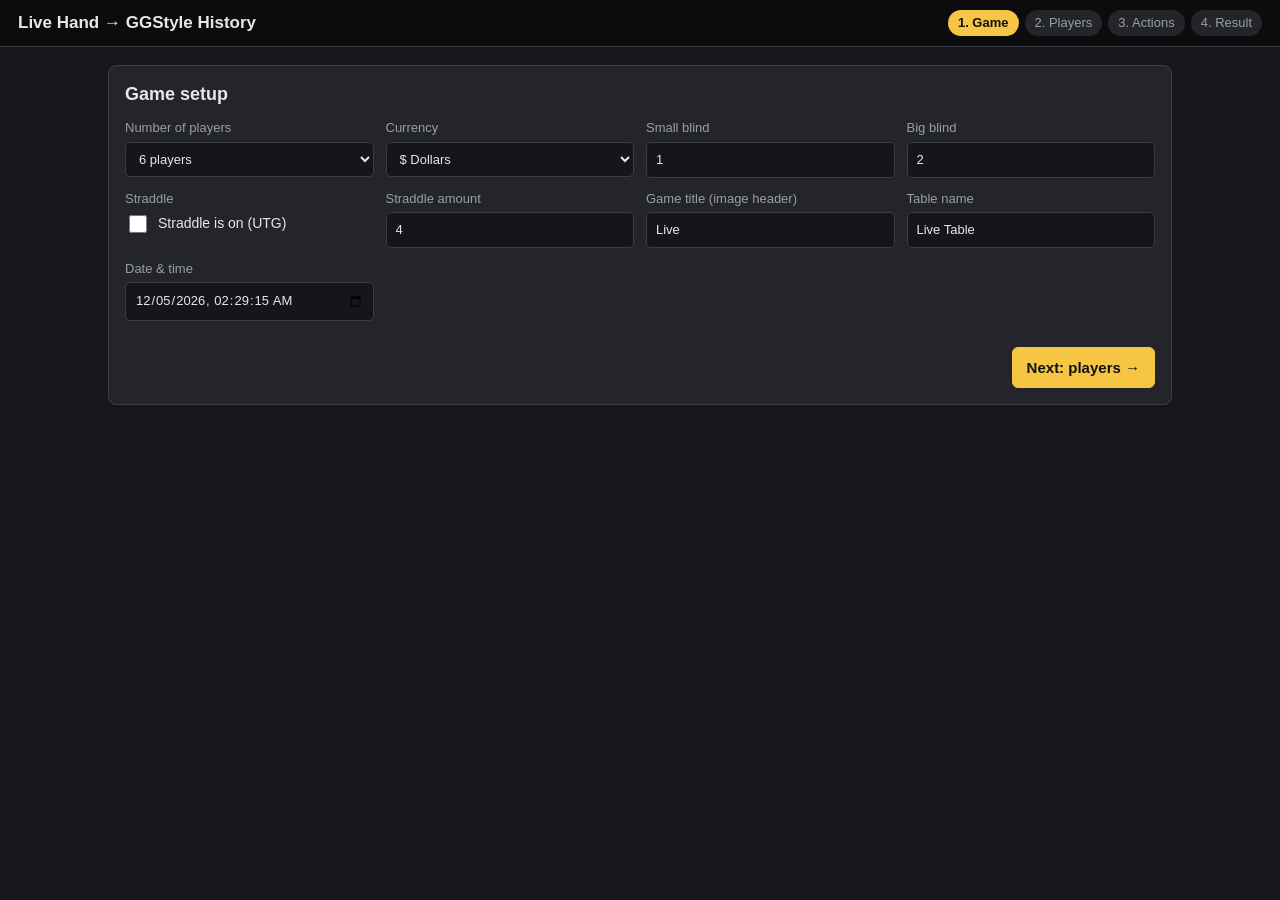
<file: index.html>
<!doctype html>
<html lang="en">
<head>
  <meta charset="utf-8" />
  <meta name="viewport" content="width=device-width, initial-scale=1" />
  <title>Live → GGStyle Hand History</title>
  <link rel="stylesheet" href="styles.css" />
</head>
<body>
  <header class="topbar">
    <div class="brand">Live Hand → GGStyle History</div>
    <ol class="steps" id="steps"></ol>
  </header>
  <main id="app"></main>

  <div id="picker" class="modal hidden">
    <div class="modal-box">
      <div class="modal-head">
        <h3 id="pickerTitle">Pick cards</h3>
        <button class="ghost" id="pickerClose">✕</button>
      </div>
      <div id="pickerSelected" class="picker-selected"></div>
      <div id="pickerGrid" class="picker-grid"></div>
    </div>
  </div>

  <script src="engine.js"></script>
  <script src="render.js"></script>
  <script src="app.js"></script>
</body>
</html>
</file>
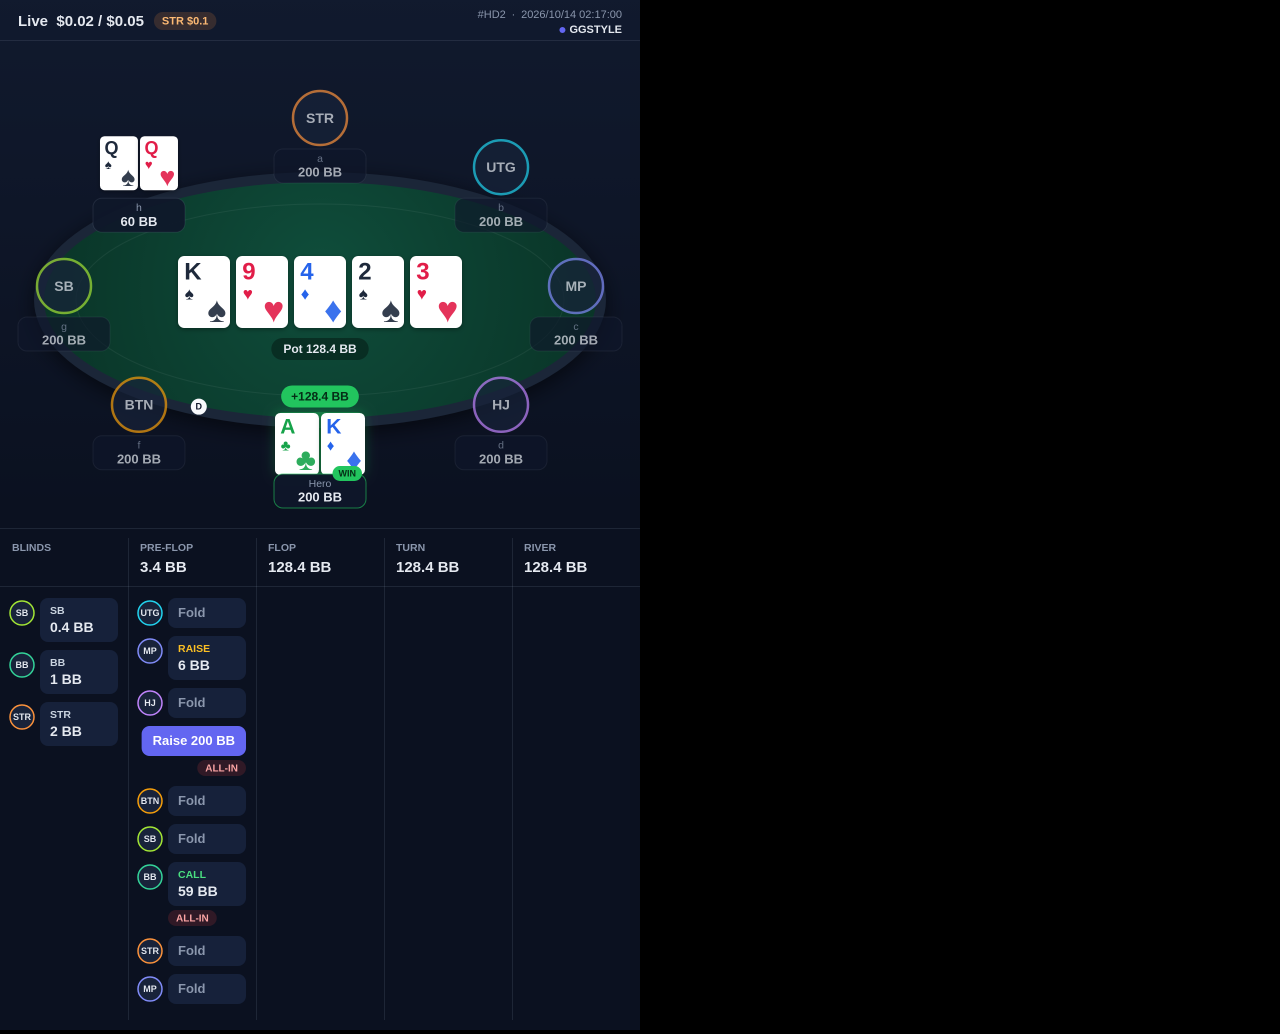
<file: test/render-showdown.html>
<!doctype html>
<html><head><meta charset="utf-8"></head>
<body style="margin:0;background:#000">
<canvas id="cv" style="width:640px"></canvas>
<script src="../engine.js"></script>
<script src="../render.js"></script>
<script>
  const setup = {
    players: ['a', 'b', 'c', 'd', 'Hero', 'f', 'g', 'h'].map((n) => ({ name: n, label: n, stack: 1000 })),
    button: 5, hero: 4, heroCards: ['Ac', 'Kd'], sb: 2, bb: 5, straddle: true, straddleAmt: 10,
    currency: '$', handId: 'HD2', table: 'Live', title: 'Live', date: '2026/10/14 02:17:00',
  };
  setup.players[7].stack = 300;
  const a = (kind, to) => ({ t: 'act', kind, to });
  const b = (...cards) => ({ t: 'board', cards });
  // button f(5): sb g(6), bb h(7), str a(0); action starts b(1)
  const st = Engine.simulate(setup, [
    a('fold'), a('raise', 30), a('fold'), a('raise', 1000), a('fold'), a('fold'), a('call'), a('fold'), a('fold'),
    { t: 'show', cards: ['Qs', 'Qh'] }, { t: 'show', cards: ['7c', '7d'] },
    b('Ks', '9h', '4d'), b('2s'), b('3h'),
  ]);
  HandImage.render(document.getElementById('cv'), setup, st, 'bb');
</script>
</body>
</html>
</file>
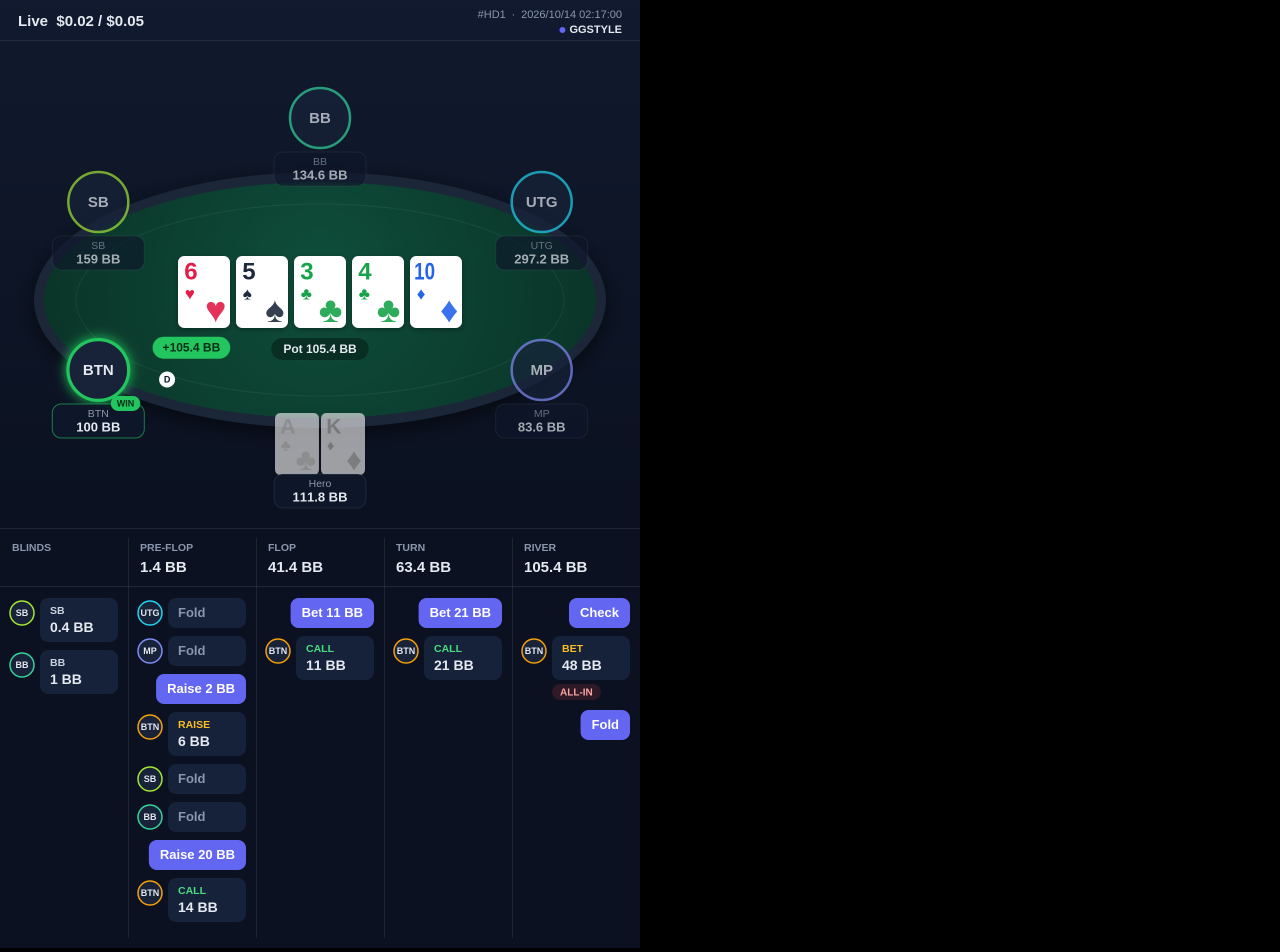
<file: test/render.html>
<!doctype html>
<html><head><meta charset="utf-8"></head>
<body style="margin:0;background:#000">
<canvas id="cv" style="width:640px"></canvas>
<script src="../engine.js"></script>
<script src="../render.js"></script>
<script>
  const names = ['SB', 'BB', 'UTG', 'MP', 'Hero', 'BTN'];
  const stacks = [795, 673, 1486, 418, 559, 500];
  const setup = {
    players: names.map((n, i) => ({ name: n, label: n, stack: stacks[i] })),
    button: 5, hero: 4, heroCards: ['Ac', 'Kd'], sb: 2, bb: 5, straddle: false, straddleAmt: 10,
    currency: '$', handId: 'HD1', table: 'Live', title: 'Live', date: '2026/10/14 02:17:00',
  };
  const a = (kind, to) => ({ t: 'act', kind, to });
  const b = (...cards) => ({ t: 'board', cards });
  const st = Engine.simulate(setup, [
    a('fold'), a('fold'), a('raise', 10), a('raise', 30), a('fold'), a('fold'), a('raise', 100), a('call'),
    b('6h', '5s', '3c'), a('raise', 55), a('call'), b('4c'), a('raise', 105), a('call'),
    b('Td'), a('check'), a('raise', 240), a('fold'),
  ]);
  HandImage.render(document.getElementById('cv'), setup, st, 'bb');
</script>
</body>
</html>
</file>
<file: styles.css>
:root {
  --bg: #16171a;
  --panel: #23252b;
  --panel2: #2d3037;
  --line: #3a3d45;
  --text: #e8e8ea;
  --muted: #9a9ea8;
  --accent: #f6c544;
  --red: #d63b3b;
  --blue: #4fc3f7;
  --green: #4caf50;
}
* { box-sizing: border-box; }
body {
  margin: 0;
  background: var(--bg);
  color: var(--text);
  font: 15px/1.4 Roboto, "Helvetica Neue", Arial, sans-serif;
}
.topbar {
  display: flex; align-items: center; justify-content: space-between; flex-wrap: wrap; gap: 10px;
  padding: 10px 18px; background: #0c0c0d; border-bottom: 1px solid var(--line);
}
.brand { font-weight: 700; font-size: 17px; display: flex; align-items: center; gap: 8px; }
.steps { display: flex; gap: 6px; list-style: none; margin: 0; padding: 0; }
.steps li { padding: 4px 10px; border-radius: 14px; background: var(--panel); color: var(--muted); font-size: 13px; }
.steps li.on { background: var(--accent); color: #111; font-weight: 700; }
.steps li.done { color: var(--text); cursor: pointer; }
.steps li.done:hover { background: var(--panel2); outline: 1px solid var(--accent); }
main { max-width: 1100px; margin: 0 auto; padding: 18px; }

.card { background: var(--panel); border: 1px solid var(--line); border-radius: 8px; padding: 16px; margin-bottom: 16px; }
.card h2 { margin: 0 0 12px; font-size: 18px; }
.card h3 { margin: 0 0 8px; font-size: 16px; }
.form-grid { display: grid; grid-template-columns: repeat(auto-fill, minmax(200px, 1fr)); gap: 12px; }
label.field { display: flex; flex-direction: column; gap: 4px; font-size: 13px; color: var(--muted); }
input, select {
  background: #15161a; color: var(--text); border: 1px solid var(--line); border-radius: 5px;
  padding: 8px 9px; font: inherit;
}
input:focus, select:focus { outline: 2px solid var(--accent); border-color: transparent; }
.check { display: flex; align-items: center; gap: 8px; color: var(--text); font-size: 14px; }
.check input { width: 18px; height: 18px; }

button {
  background: var(--panel2); color: var(--text); border: 1px solid var(--line); border-radius: 6px;
  padding: 9px 14px; font: inherit; cursor: pointer;
}
button:hover:not(:disabled) { filter: brightness(1.2); }
button:disabled { opacity: .4; cursor: not-allowed; }
button.primary { background: var(--accent); color: #111; border-color: var(--accent); font-weight: 700; }
button.danger { background: var(--red); border-color: var(--red); color: #fff; font-weight: 700; }
button.ghost { background: transparent; border-color: transparent; }
button.sm { padding: 5px 9px; font-size: 13px; }
.row { display: flex; gap: 10px; flex-wrap: wrap; align-items: center; }
.row.end { justify-content: flex-end; }
.spacer { flex: 1; }
.muted { color: var(--muted); }
.error { color: #ff7b7b; margin-top: 8px; min-height: 1.2em; }

table.players { width: 100%; border-collapse: collapse; }
table.players th, table.players td { padding: 6px 8px; border-bottom: 1px solid var(--line); text-align: left; }
table.players th { color: var(--muted); font-weight: 500; font-size: 13px; }
table.players input[type=text], table.players input[type=number] { width: 100%; }
.pos-pill { display: inline-block; min-width: 44px; text-align: center; padding: 2px 6px; border-radius: 10px; background: #3a4a5a; font-size: 12px; font-weight: 700; }

.mini-card {
  display: inline-flex; align-items: center; justify-content: center; width: 34px; height: 46px;
  background: #fff; border-radius: 4px; font-weight: 700; font-size: 16px; margin-right: 4px;
  box-shadow: 0 1px 3px rgba(0,0,0,.5); flex-direction: column; line-height: 1;
}
.mini-card.empty { background: #15161a; border: 1px dashed var(--line); box-shadow: none; }
.mini-card .s { font-size: 15px; }
.suit-s { color: #111; }
.suit-h { color: #d0302f; }
.suit-d { color: #1f63d6; }
.suit-c { color: #1f8a3a; }

.layout { display: grid; grid-template-columns: 1fr 1.1fr; gap: 16px; }
@media (max-width: 860px) { .layout { grid-template-columns: 1fr; } }
.board-row { display: flex; align-items: center; gap: 4px; min-height: 50px; }
.status { display: flex; gap: 18px; flex-wrap: wrap; margin-bottom: 10px; }
.status b { color: var(--accent); }
.seat-list { display: grid; grid-template-columns: repeat(auto-fill, minmax(150px, 1fr)); gap: 8px; }
.seat {
  background: var(--panel2); border: 1px solid var(--line); border-radius: 6px; padding: 8px; font-size: 13px;
}
.seat.turn { border-color: var(--accent); box-shadow: 0 0 0 1px var(--accent); }
.seat.folded { opacity: .45; }
.seat .nm { font-weight: 700; display: flex; justify-content: space-between; gap: 6px; }
.seat .stk { color: var(--blue); }
.seat .tag { font-size: 11px; padding: 1px 5px; border-radius: 3px; background: var(--red); color: #fff; }
.seat .front { color: var(--accent); }

.prompt h3 { font-size: 18px; }
.prompt .actions { display: flex; gap: 8px; flex-wrap: wrap; margin: 12px 0; }
.prompt .actions button { flex: 1; min-width: 110px; padding: 14px; font-size: 16px; font-weight: 700; }
.btn-fold { background: #5a2626 !important; border-color: #7a3030 !important; }
.btn-call { background: #26492c !important; border-color: #2f6b38 !important; }
.raise-box { background: #1b1c20; border: 1px solid var(--line); border-radius: 6px; padding: 10px; }
.raise-box .row input { width: 130px; font-size: 16px; }
.quick { margin-top: 8px; }

pre.hh {
  background: #0f1012; border: 1px solid var(--line); border-radius: 6px; padding: 12px;
  font: 12.5px/1.45 Menlo, Consolas, monospace; white-space: pre-wrap; max-height: 420px; overflow: auto; margin: 0;
}
.result { display: grid; grid-template-columns: 640px 1fr; gap: 16px; align-items: start; }
@media (max-width: 1100px) { .result { grid-template-columns: 1fr; } }
.result canvas { width: 100%; max-width: 640px; border-radius: 6px; border: 1px solid var(--line); display: block; }
.toggle { display: inline-flex; border: 1px solid var(--line); border-radius: 6px; overflow: hidden; }
.toggle button { border: none; border-radius: 0; }
.toggle button.on { background: var(--accent); color: #111; font-weight: 700; }

.modal { position: fixed; inset: 0; background: rgba(0,0,0,.7); display: flex; align-items: center; justify-content: center; z-index: 10; padding: 10px; }
.modal.hidden { display: none; }
.modal-box { background: var(--panel); border: 1px solid var(--line); border-radius: 10px; padding: 16px; max-width: 640px; width: 100%; }
.modal-head { display: flex; justify-content: space-between; align-items: center; }
.modal-head h3 { margin: 0; }
.picker-selected { display: flex; gap: 6px; min-height: 52px; margin: 10px 0; align-items: center; }
.picker-grid { display: grid; grid-template-columns: repeat(13, 1fr); gap: 4px; }
.pc {
  padding: 8px 0; border-radius: 4px; background: #fff; border: 2px solid transparent; font-weight: 700;
  font-size: 14px; text-align: center; cursor: pointer; line-height: 1.1;
}
.pc.sel { border-color: var(--accent); box-shadow: 0 0 0 2px var(--accent); }
.pc:disabled { background: #555; color: #333 !important; opacity: .35; }
</file>
